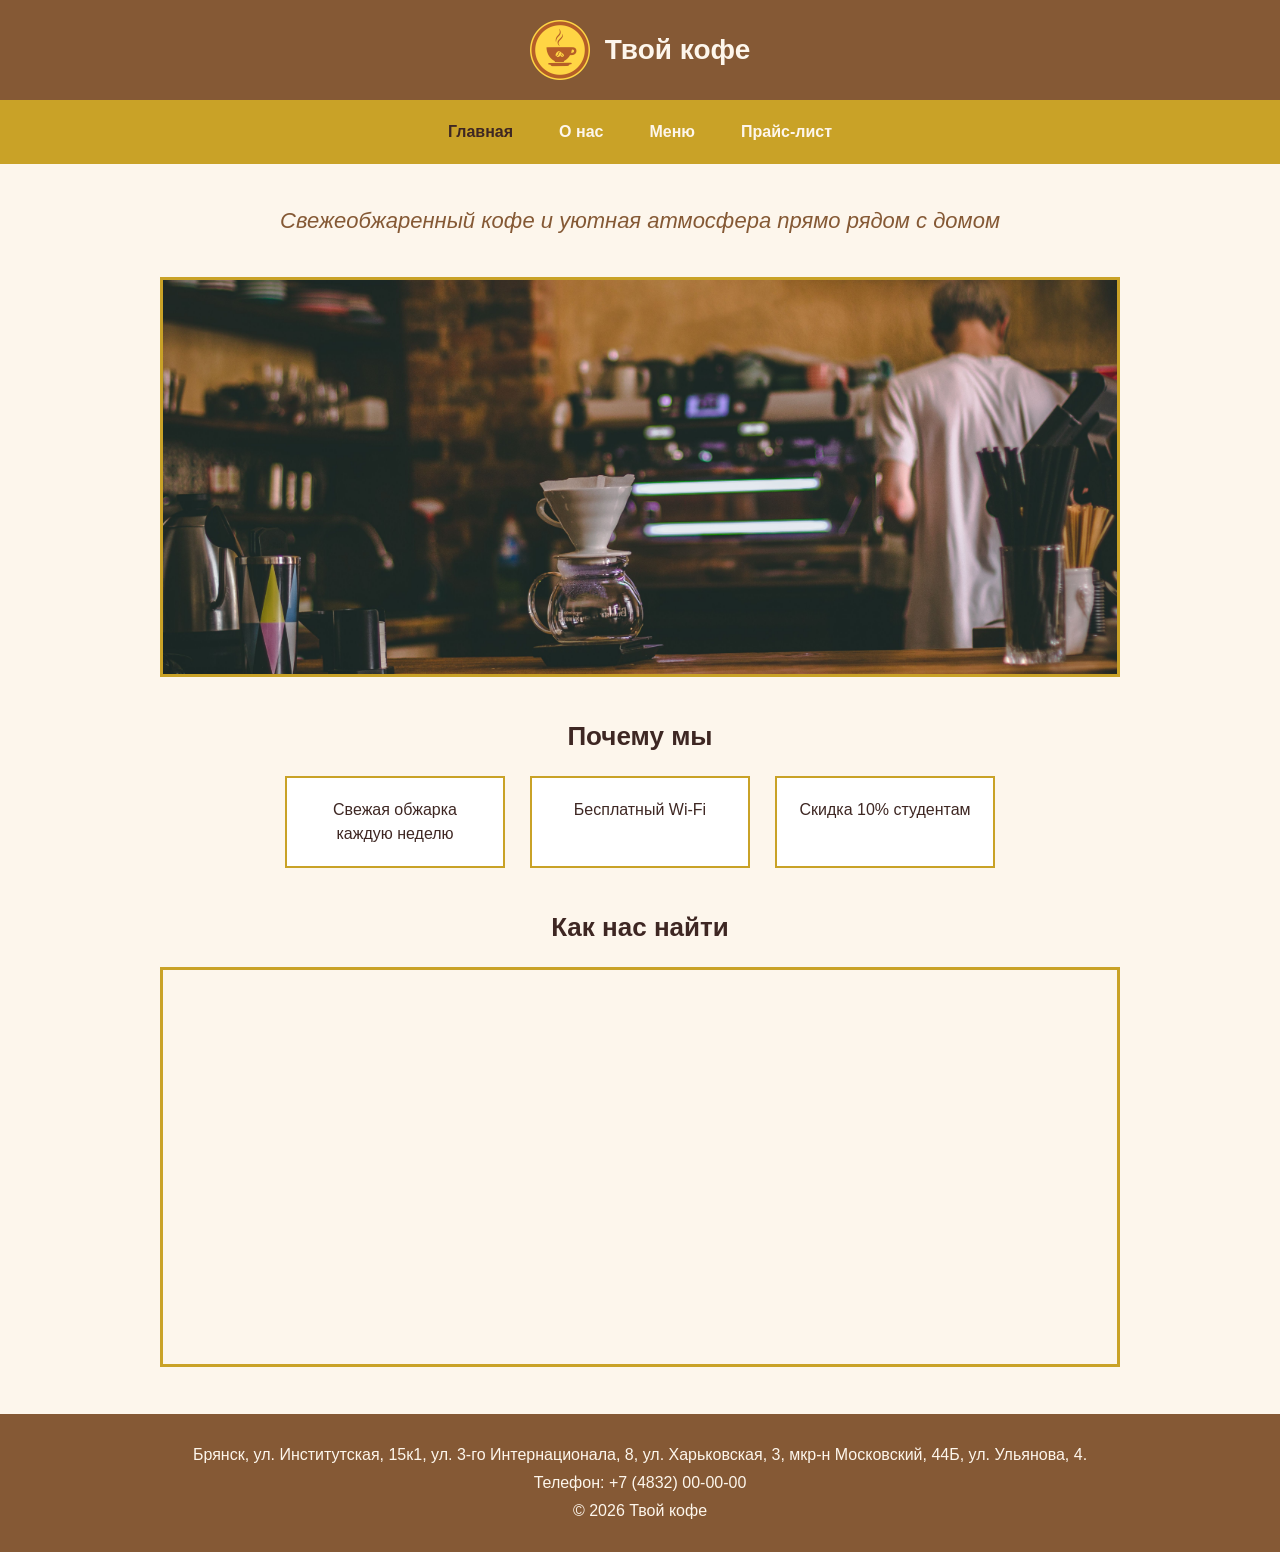
<file: index.html>
<!DOCTYPE html>
<html lang="ru">
<head>
    <meta charset="UTF-8">
    <meta name="viewport" content="width=device-width, initial-scale=1.0">
    <title>Твой кофе — главная</title>
    <link rel="stylesheet" href="styles.css">
</head>
<body>

    <header>
        <div class="container header-inner">
            <img src="images/logo.png" alt="Логотип" class="logo">
            <h1 class="site-title">Твой кофе</h1>
        </div>
    </header>

    <nav>
        <ul class="container">
            <li><a href="index.html" class="active">Главная</a></li>
            <li><a href="about.html">О нас</a></li>
            <li><a href="menu.html">Меню</a></li>
            <li><a href="price.html">Прайс-лист</a></li>
        </ul>
    </nav>

    <main class="container">

        <p class="slogan">Свежеобжаренный кофе и уютная атмосфера прямо рядом с домом</p>

        <div class="hero">
            <img src="images/index.jpg" alt="Интерьер кофейни" class="hero-photo">
        </div>

        <section>
            <h2 class="section-title">Почему мы</h2>
            <ul class="why-us">
                <li class="feature">Свежая обжарка каждую неделю</li>
                <li class="feature">Бесплатный Wi-Fi</li>
                <li class="feature">Скидка 10% студентам</li>
            </ul>
        </section>

        <section>
            <h2 class="section-title">Как нас найти</h2>
            <div class="map-wrap">
                <iframe src="https://yandex.ru/map-widget/v1/?um=constructor%3Aa4194694b62a559f9b8fff1c395b766b24917ac96b60c2d8556288f4411014ad&amp;source=constructor"
                        allowfullscreen></iframe>
            </div>
        </section>

    </main>

    <footer>
        <p>Брянск, ул. Институтская, 15к1, ул. 3-го Интернационала, 8, ул. Харьковская, 3, мкр-н Московский, 44Б, ул. Ульянова, 4.</p>
        <p>Телефон: +7 (4832) 00-00-00</p>
        <p>© 2026 Твой кофе</p>
    </footer>

</body>
</html>
</file>
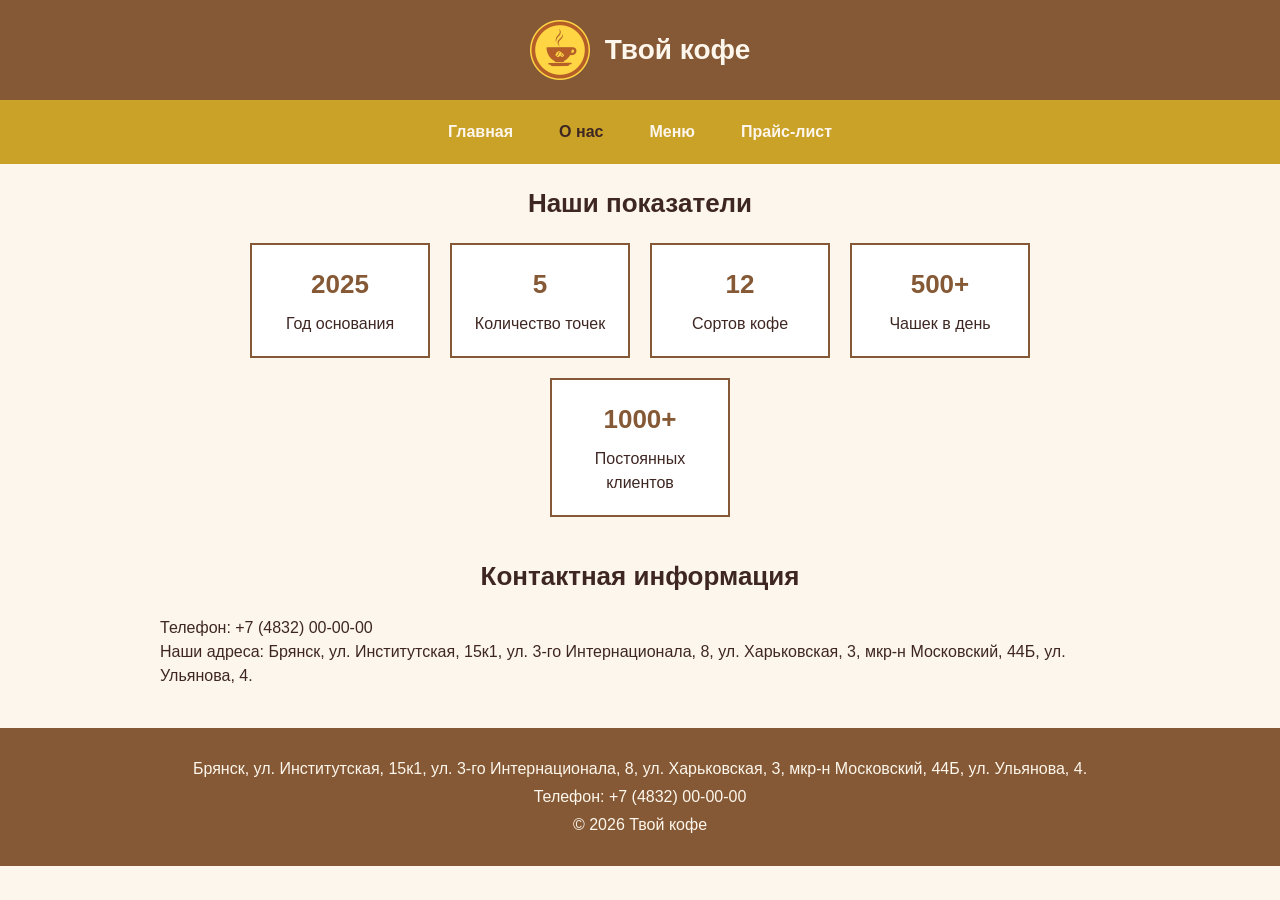
<file: about.html>
<!DOCTYPE html>
<html lang="ru">
<head>
    <meta charset="UTF-8">
    <meta name="viewport" content="width=device-width, initial-scale=1.0">
    <title>Твой кофе — о нас</title>
    <link rel="stylesheet" href="styles.css">
</head>
<body>

    <header>
        <div class="container header-inner">
            <img src="images/logo.png" alt="Логотип" class="logo">
            <h1 class="site-title">Твой кофе</h1>
        </div>
    </header>

    <nav>
        <ul class="container">
            <li><a href="index.html">Главная</a></li>
            <li><a href="about.html" class="active">О нас</a></li>
            <li><a href="menu.html">Меню</a></li>
            <li><a href="price.html">Прайс-лист</a></li>
        </ul>
    </nav>

    <main class="container">

        <section>
            <h2 class="section-title">Наши показатели</h2>
            <ul class="stats">
                <li class="stat"><span class="number">2025</span>Год основания</li>
                <li class="stat"><span class="number">5</span>Количество точек</li>
                <li class="stat"><span class="number">12</span>Сортов кофе</li>
                <li class="stat"><span class="number">500+</span>Чашек в день</li>
                <li class="stat"><span class="number">1000+</span>Постоянных клиентов</li>
            </ul>
        </section>

        <section>
            <h2 class="section-title">Контактная информация</h2>
            <p>Телефон: +7 (4832) 00-00-00</p>
            <p>Наши адреса: Брянск, ул. Институтская, 15к1, ул. 3-го Интернационала, 8, ул. Харьковская, 3, мкр-н Московский, 44Б, ул. Ульянова, 4.</p>
        </section>

    </main>

    <footer>
        <p>Брянск, ул. Институтская, 15к1, ул. 3-го Интернационала, 8, ул. Харьковская, 3, мкр-н Московский, 44Б, ул. Ульянова, 4.</p>
        <p>Телефон: +7 (4832) 00-00-00</p>
        <p>© 2026 Твой кофе</p>
    </footer>

</body>
</html>
</file>
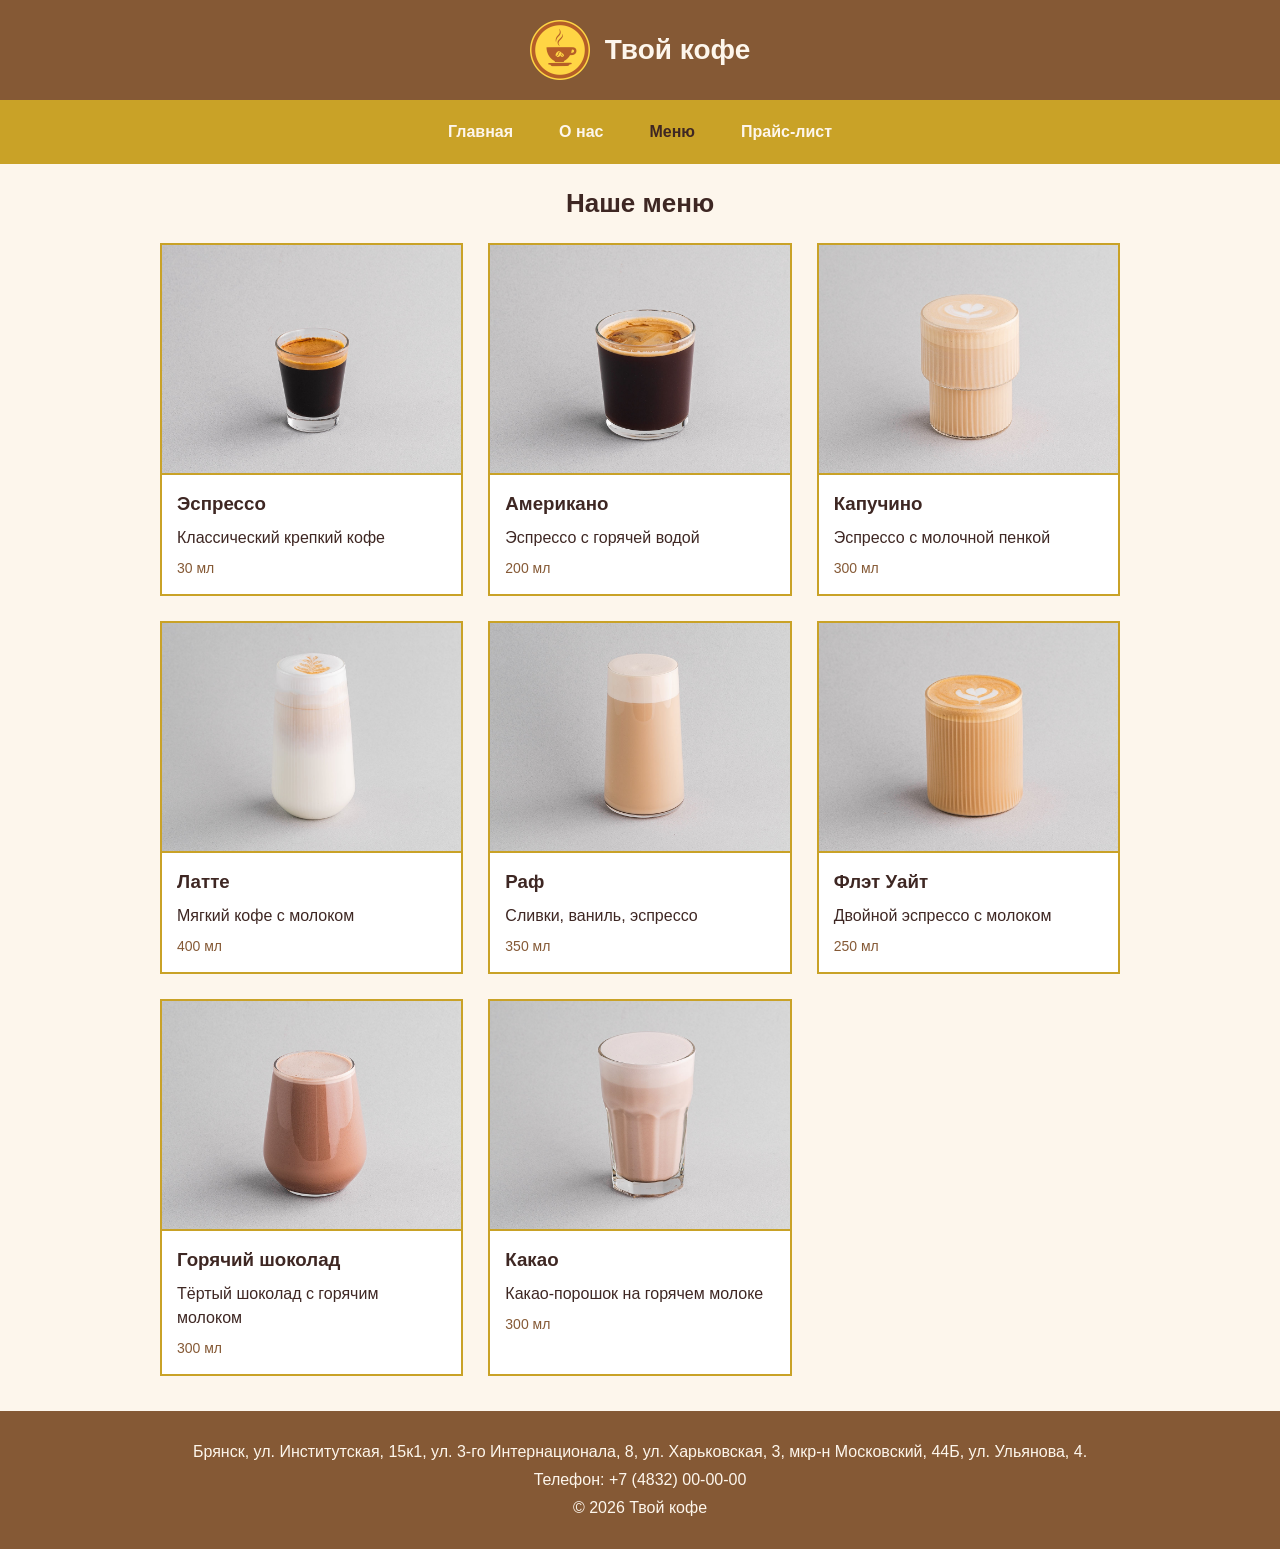
<file: menu.html>
<!DOCTYPE html>
<html lang="ru">
<head>
    <meta charset="UTF-8">
    <meta name="viewport" content="width=device-width, initial-scale=1.0">
    <title>Твой кофе — меню</title>
    <link rel="stylesheet" href="styles.css">
</head>
<body>

    <header>
        <div class="container header-inner">
            <img src="images/logo.png" alt="Логотип" class="logo">
            <h1 class="site-title">Твой кофе</h1>
        </div>
    </header>

    <nav>
        <ul class="container">
            <li><a href="index.html">Главная</a></li>
            <li><a href="about.html">О нас</a></li>
            <li><a href="menu.html" class="active">Меню</a></li>
            <li><a href="price.html">Прайс-лист</a></li>
        </ul>
    </nav>

    <main class="container">

        <h2 class="section-title">Наше меню</h2>

        <ul class="menu-grid">

            <li class="menu-item">
                <img src="images/espresso.jpg" alt="Эспрессо">
                <div class="menu-item-body">
                    <h3>Эспрессо</h3>
                    <p class="description">Классический крепкий кофе</p>
                    <p class="volume">30 мл</p>
                </div>
            </li>

            <li class="menu-item">
                <img src="images/americano.jpg" alt="Американо">
                <div class="menu-item-body">
                    <h3>Американо</h3>
                    <p class="description">Эспрессо с горячей водой</p>
                    <p class="volume">200 мл</p>
                </div>
            </li>

            <li class="menu-item">
                <img src="images/cappuccino.jpg" alt="Капучино">
                <div class="menu-item-body">
                    <h3>Капучино</h3>
                    <p class="description">Эспрессо с молочной пенкой</p>
                    <p class="volume">300 мл</p>
                </div>
            </li>

            <li class="menu-item">
                <img src="images/latte.jpg" alt="Латте">
                <div class="menu-item-body">
                    <h3>Латте</h3>
                    <p class="description">Мягкий кофе с молоком</p>
                    <p class="volume">400 мл</p>
                </div>
            </li>

            <li class="menu-item">
                <img src="images/raf.jpg" alt="Раф">
                <div class="menu-item-body">
                    <h3>Раф</h3>
                    <p class="description">Сливки, ваниль, эспрессо</p>
                    <p class="volume">350 мл</p>
                </div>
            </li>

            <li class="menu-item">
                <img src="images/flatwhite.jpg" alt="Флэт Уайт">
                <div class="menu-item-body">
                    <h3>Флэт Уайт</h3>
                    <p class="description">Двойной эспрессо с молоком</p>
                    <p class="volume">250 мл</p>
                </div>
            </li>

            <li class="menu-item">
                <img src="images/hotchocolate.jpg" alt="Горячий шоколад">
                <div class="menu-item-body">
                    <h3>Горячий шоколад</h3>
                    <p class="description">Тёртый шоколад с горячим молоком</p>
                    <p class="volume">300 мл</p>
                </div>
            </li>

            <li class="menu-item">
                <img src="images/cocoa.jpg" alt="Какао">
                <div class="menu-item-body">
                    <h3>Какао</h3>
                    <p class="description">Какао-порошок на горячем молоке</p>
                    <p class="volume">300 мл</p>
                </div>
            </li>

        </ul>

    </main>

    <footer>
        <p>Брянск, ул. Институтская, 15к1, ул. 3-го Интернационала, 8, ул. Харьковская, 3, мкр-н Московский, 44Б, ул. Ульянова, 4.</p>
        <p>Телефон: +7 (4832) 00-00-00</p>
        <p>© 2026 Твой кофе</p>
    </footer>

</body>
</html>
</file>
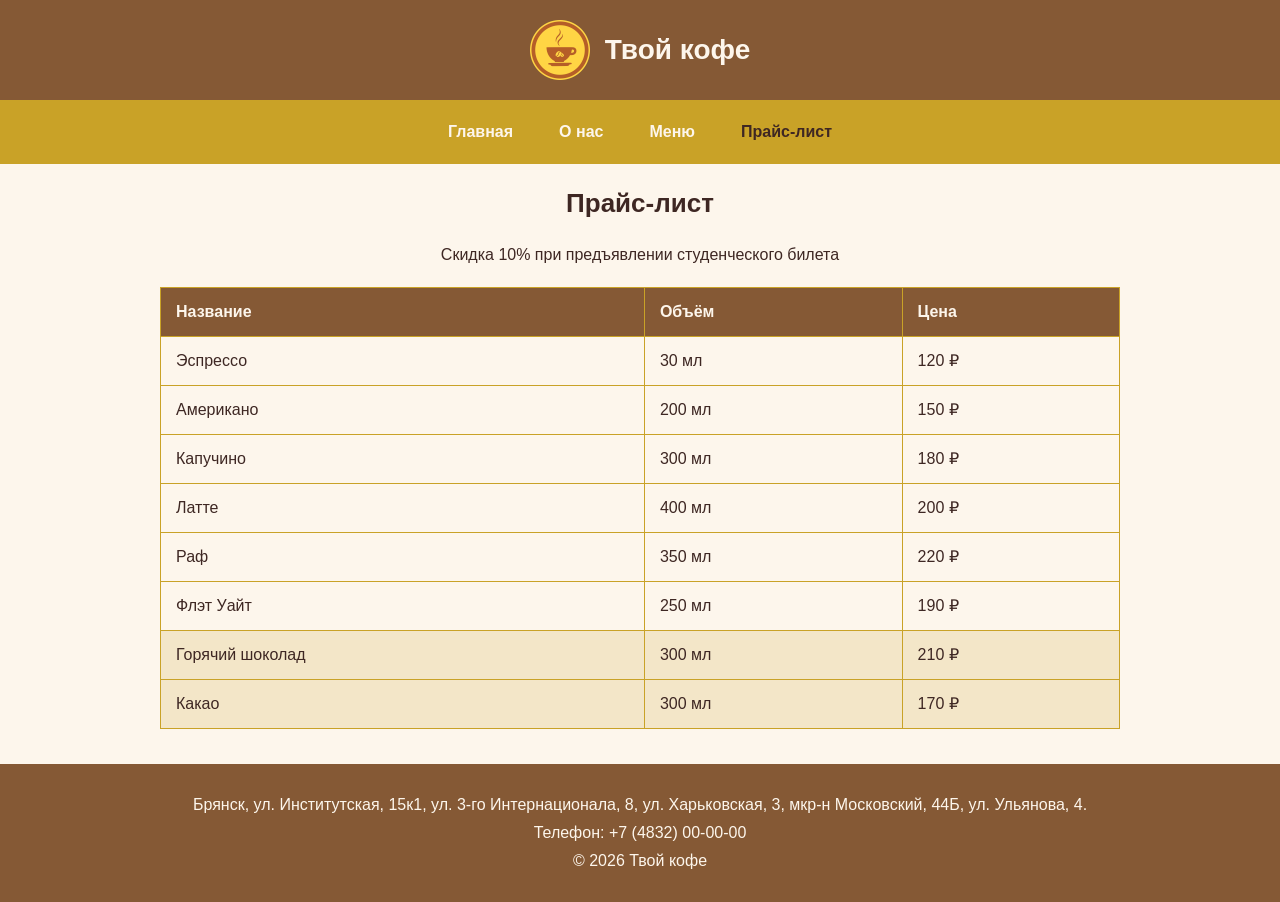
<file: price.html>
<!DOCTYPE html>
<html lang="ru">
<head>
    <meta charset="UTF-8">
    <meta name="viewport" content="width=device-width, initial-scale=1.0">
    <title>Твой кофе — прайс-лист</title>
    <link rel="stylesheet" href="styles.css">
</head>
<body>

    <header>
        <div class="container header-inner">
            <img src="images/logo.png" alt="Логотип" class="logo">
            <h1 class="site-title">Твой кофе</h1>
        </div>
    </header>

    <nav>
        <ul class="container">
            <li><a href="index.html">Главная</a></li>
            <li><a href="about.html">О нас</a></li>
            <li><a href="menu.html">Меню</a></li>
            <li><a href="price.html" class="active">Прайс-лист</a></li>
        </ul>
    </nav>

    <main class="container">

        <h2 class="section-title">Прайс-лист</h2>
        <p class="price-note">Скидка 10% при предъявлении студенческого билета</p>

        <table class="price-table">
            <thead>
                <tr>
                    <th>Название</th>
                    <th>Объём</th>
                    <th>Цена</th>
                </tr>
            </thead>
            <tbody>
                <tr class="row-coffee">
                    <td>Эспрессо</td>
                    <td>30 мл</td>
                    <td>120 ₽</td>
                </tr>
                <tr class="row-coffee">
                    <td>Американо</td>
                    <td>200 мл</td>
                    <td>150 ₽</td>
                </tr>
                <tr class="row-coffee">
                    <td>Капучино</td>
                    <td>300 мл</td>
                    <td>180 ₽</td>
                </tr>
                <tr class="row-coffee">
                    <td>Латте</td>
                    <td>400 мл</td>
                    <td>200 ₽</td>
                </tr>
                <tr class="row-coffee">
                    <td>Раф</td>
                    <td>350 мл</td>
                    <td>220 ₽</td>
                </tr>
                <tr class="row-coffee">
                    <td>Флэт Уайт</td>
                    <td>250 мл</td>
                    <td>190 ₽</td>
                </tr>
                <tr class="row-other">
                    <td>Горячий шоколад</td>
                    <td>300 мл</td>
                    <td>210 ₽</td>
                </tr>
                <tr class="row-other">
                    <td>Какао</td>
                    <td>300 мл</td>
                    <td>170 ₽</td>
                </tr>
            </tbody>
        </table>

    </main>

    <footer>
        <p>Брянск, ул. Институтская, 15к1, ул. 3-го Интернационала, 8, ул. Харьковская, 3, мкр-н Московский, 44Б, ул. Ульянова, 4.</p>
        <p>Телефон: +7 (4832) 00-00-00</p>
        <p>© 2026 Твой кофе</p>
    </footer>

</body>
</html>
</file>
<file: styles.css>
* {
    box-sizing: border-box;
    margin: 0;
    padding: 0;
}

body {
    font-family: "Century Gothic", "Futura", "Trebuchet MS", sans-serif;
    background-color: #fdf6ec;
    color: #3e2723;
    line-height: 1.5;
}

h1, h2, h3 {
    font-weight: bold;
    color: #3e2723;
}

a:link, a:visited {
    color: #855935;
    text-decoration: none;
}

a:hover, a:active {
    color: #c9a227;
    text-decoration: underline;
}

img {
    max-width: 100%;
    display: block;
}

.container {
    max-width: 1000px;
    margin: 0 auto;
    padding: 0 20px;
}




header {
    background-color: #855935;
    padding: 20px 0;
}

.header-inner {
    display: flex;
    align-items: center;
    justify-content: center;
    gap: 15px;
    flex-wrap: wrap;
}

.logo {
    width: 60px;
    height: 60px;
}

.site-title {
    font-size: 28px;
    font-weight: bold;
    color: #fdf6ec;
}




nav {
    background-color: #c9a227;
    padding: 12px 0;
}

    nav ul {
        list-style: none;
        display: flex;
        justify-content: center;
        flex-wrap: wrap;
        gap: 10px;
    }

    nav a:link, nav a:visited {
        display: block;
        color: #fdf6ec;
        padding: 8px 18px;
        font-weight: bold;
        text-decoration: none;
    }

    nav a:hover, nav a:active {
        color: #3e2723;
        text-decoration: none;
    }

    nav a.active {
        color: #3e2723;
    }




main {
    padding: 40px 0 60px;
}

section {
    margin-bottom: 40px;
}

.slogan {
    text-align: center;
    font-size: 22px;
    font-style: italic;
    color: #855935;
    margin: 40px auto;
}

.hero-photo {
    width: 100%;
    max-width: 100%;
    height: 400px;
    object-fit: cover;
    margin: 40px auto;
    border: 3px solid #c9a227;
}

.section-title {
    text-align: center;
    font-size: 26px;
    margin: 20px;
}




.why-us {
    list-style: none;
    display: flex;
    justify-content: center;
    gap: 25px;
    flex-wrap: wrap;
    text-align: center;
}

    .why-us .feature {
        background-color: #fff;
        border: 2px solid #c9a227;
        padding: 20px;
        width: 220px;
    }




.map-wrap iframe {
    width: 100%;
    height: 400px;
    border: 3px solid #c9a227;
}




.stats {
    list-style: none;
    display: flex;
    justify-content: center;
    gap: 20px;
    flex-wrap: wrap;
    text-align: center;
}

    .stats .stat {
        background-color: #fff;
        border: 2px solid #855935;
        padding: 20px;
        width: 180px;
    }

        .stats .stat .number {
            font-size: 26px;
            font-weight: bold;
            color: #855935;
            display: block;
            margin-bottom: 8px;
        }




.menu-grid {
    list-style: none;
    display: grid;
    grid-template-columns: repeat(auto-fit, minmax(240px, 1fr));
    gap: 25px;
    margin-bottom: 35px;
}

.menu-item {
    background-color: #fff;
    border: 2px solid #c9a227;
}

    .menu-item img {
        width: 100%;
        height: 230px;
        object-fit: cover;
        object-position: bottom;
        border-bottom: 2px solid #c9a227;
    }

.menu-item-body {
    padding: 15px;
}

    .menu-item-body h3 {
        margin-bottom: 8px;
    }

    .menu-item-body .description {
        margin-bottom: 8px;
    }

    .menu-item-body .volume {
        font-size: 14px;
        color: #855935;
    }




.price-note {
    text-align: center;
    margin-bottom: 20px;
}

.price-table {
    width: 100%;
    border-collapse: collapse;
    margin-bottom: 35px;
}

    .price-table th, .price-table td {
        border: 1px solid #c9a227;
        padding: 12px 15px;
        text-align: left;
    }

    .price-table th {
        background-color: #855935;
        color: #fdf6ec;
    }

    .price-table tr.row-coffee td {
        background-color: #fdf6ec;
    }

    .price-table tr.row-other td {
        background-color: #f3e6c8;
    }




footer {
    background-color: #855935;
    color: #fdf6ec;
    text-align: center;
    padding: 25px 15px;
}

    footer p {
        margin: 4px 0;
    }

    footer a:link,
    footer a:visited {
        color: #c9a227;
        text-decoration: none;
    }

    footer a:hover,
    footer a:active {
        color: #fdf6ec;
        text-decoration: underline;
    }
</file>
